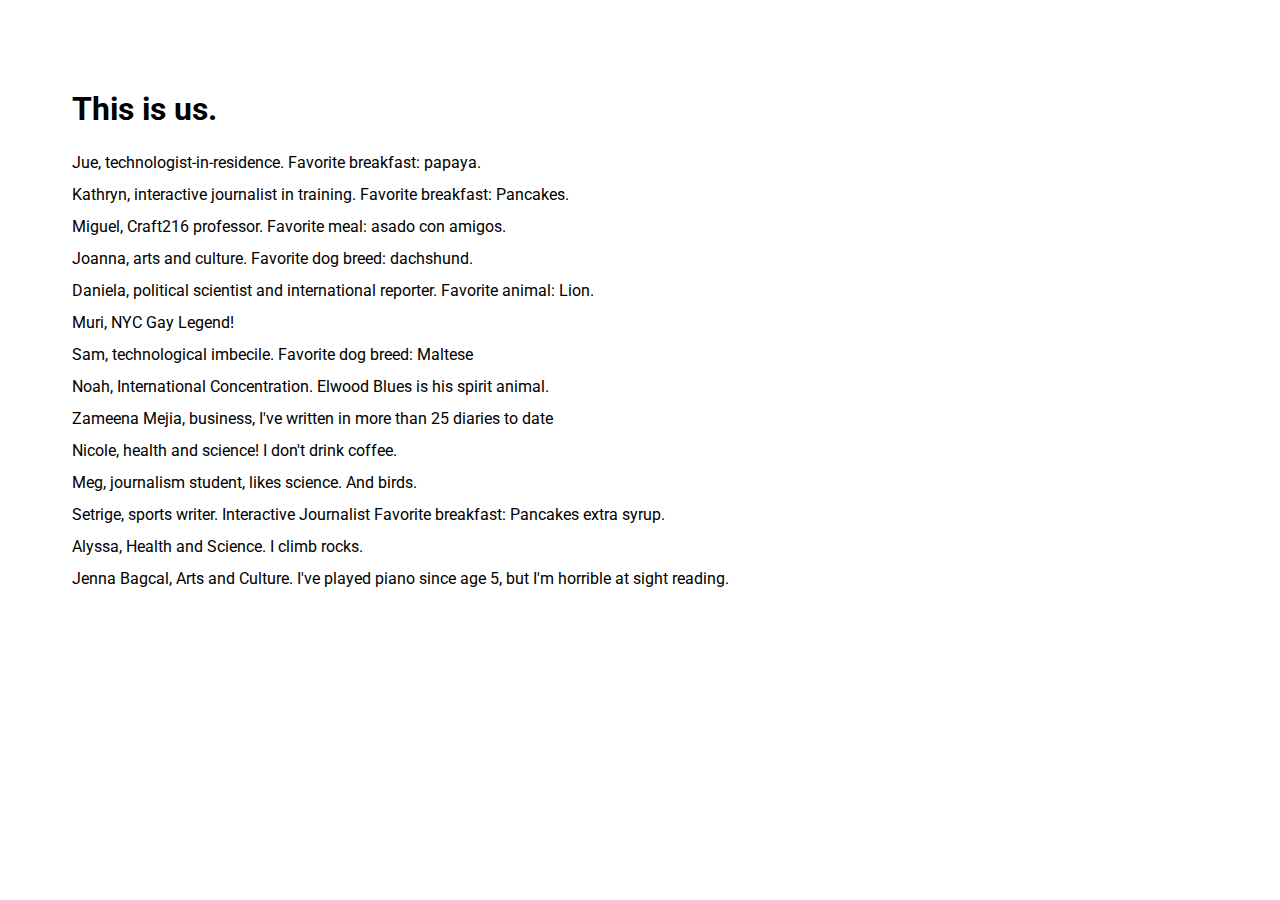
<file: index.html>
<!DOCTYPE html>
<html>
<head>
    <meta charset='UTF-8'/>
    <title>CUNY-J Interactive Craft Spring 2016</title>
    <link href='https://fonts.googleapis.com/css?family=Roboto:400,300,500,400italic' rel='stylesheet' type='text/css'/>
    <link href='css/site.css' rel='stylesheet' type='text/css'/>
</head>
<body>
  <section class='about'>
    <h1>This is us.</h1>
    <div class='person' id='jueyang'>
      Jue, technologist-in-residence. Favorite breakfast: papaya.
    </div>
    <div class='person' id='kathryncasteel'>
      Kathryn, interactive journalist in training. Favorite breakfast: Pancakes. </div>
    <div class='person' id='miguelpaz'>
      Miguel, Craft216 professor. Favorite meal: asado con amigos.
    </div>
    <div class='person' id='joannapurpich'>
      Joanna, arts and culture. Favorite dog breed: dachshund.
    </div>
    <div class='person' id='danielacastro'>
      Daniela, political scientist and international reporter. Favorite animal: Lion.
    </div>
    <div class='person' id='muri'>
      Muri, NYC Gay Legend!
    </div>
    <div class='person' id='samantha'>
      Sam, technological imbecile. Favorite dog breed: Maltese
    </div>
    <div class='person' id='noahcaldwell'>
      Noah, International Concentration. Elwood Blues is his spirit animal.
    </div>
    <div class='person' id='zameena-m'> Zameena Mejia, business, I've written in more than 25 diaries to date
    </div>
    <div class='person' id='nicolelewis'>
      Nicole, health and science! I don't drink coffee.
    </div>
    <div class='person' id='megcallaghan'>
      Meg, journalism student, likes science. And birds.
    </div>
    <div class='person' id='setrigecrawford'>
      Setrige, sports writer. Interactive Journalist Favorite breakfast: Pancakes extra syrup.
    </div>
    <div class='person' id='alyssapagano'>
      Alyssa, Health and Science. I climb rocks.
    </div>
    <div class= 'person' id='jennabagcal'> Jenna Bagcal, Arts and Culture. I've played piano since age 5, but I'm horrible at sight reading.
    </div>
  </section>
</body>
</html>
</file>
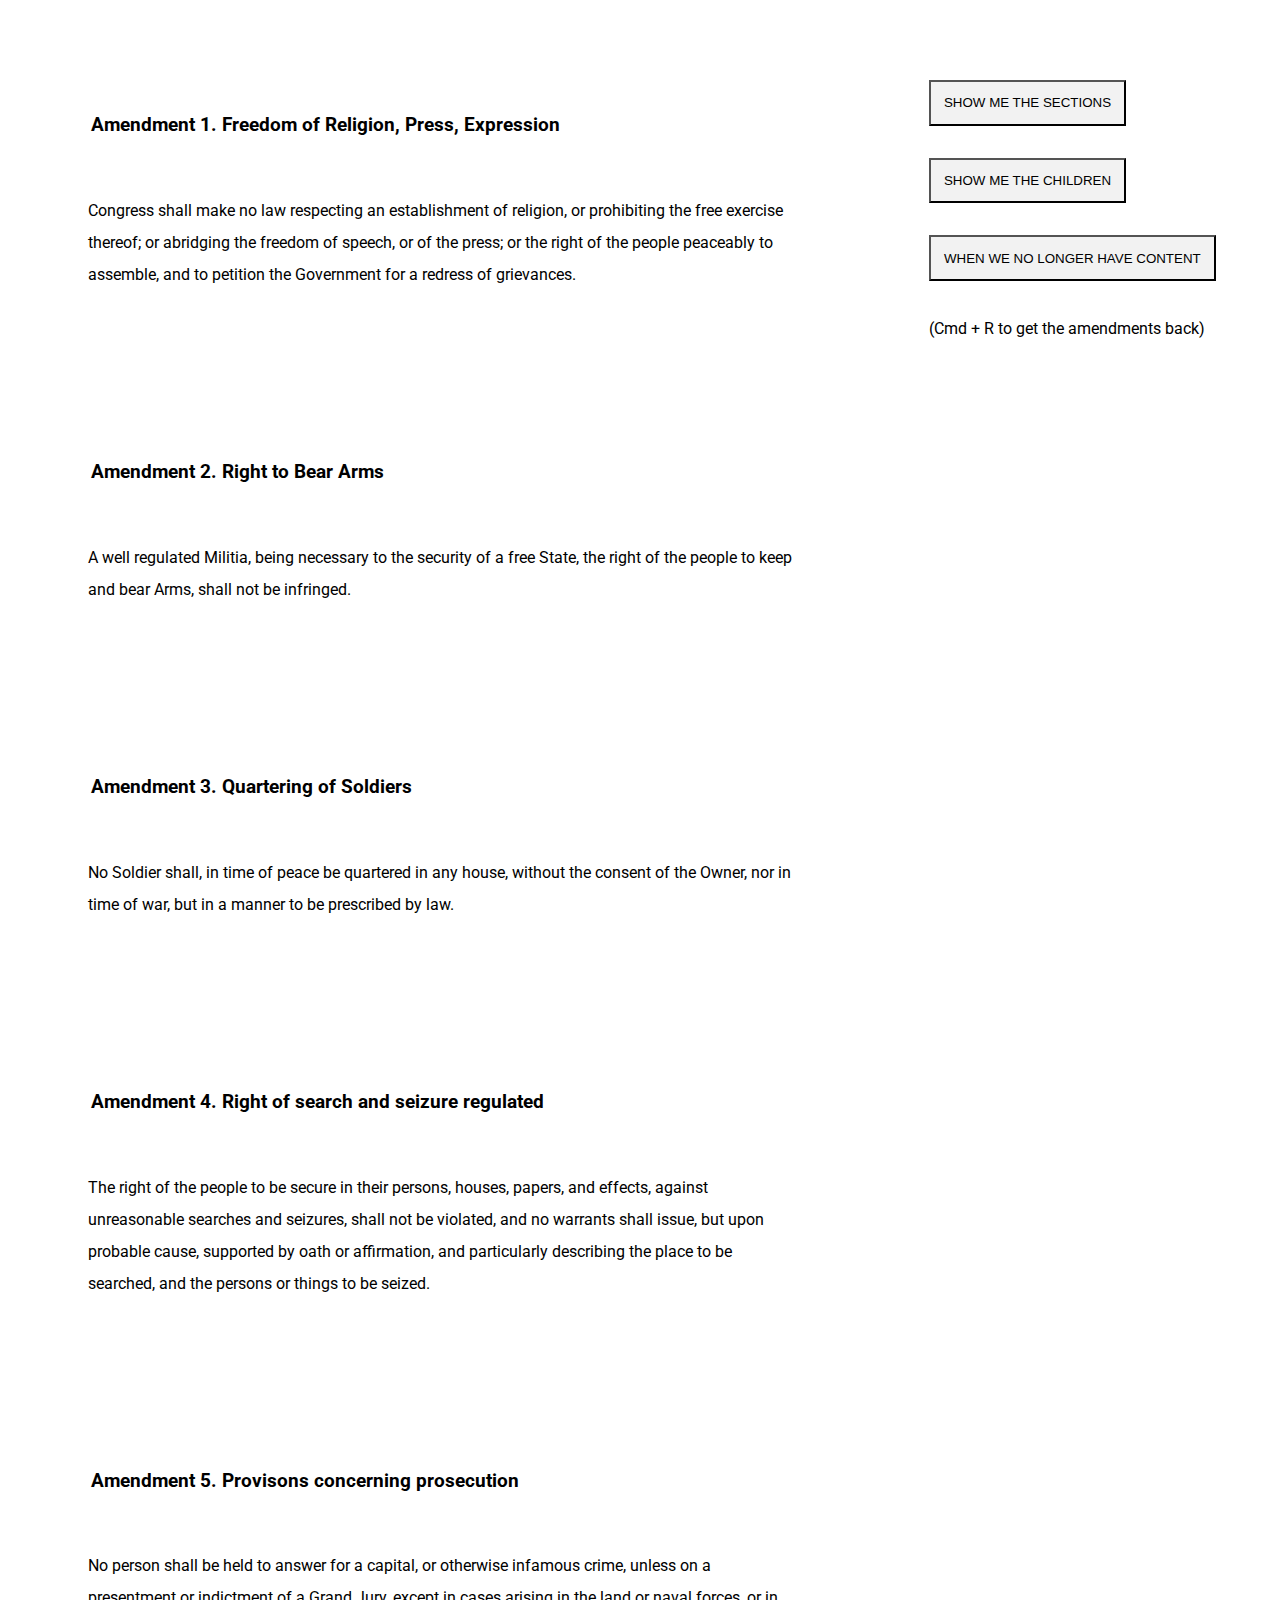
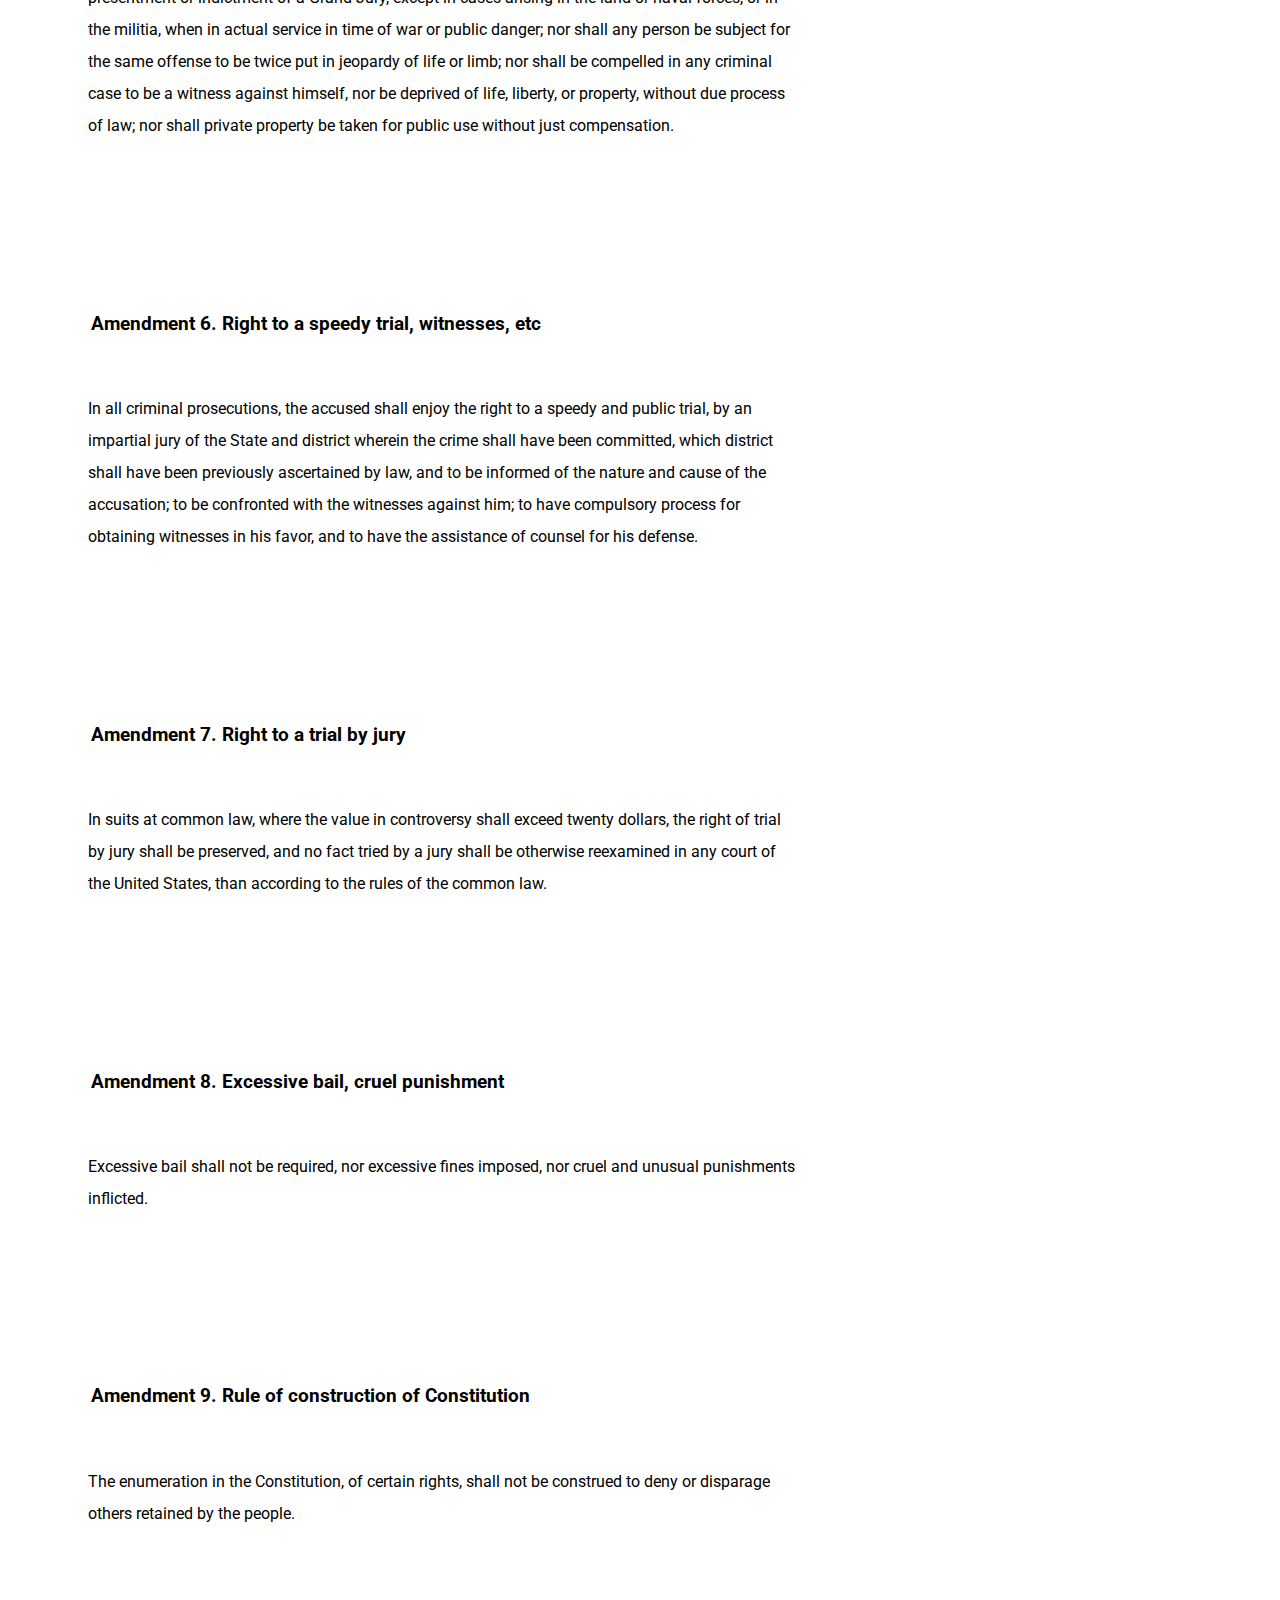
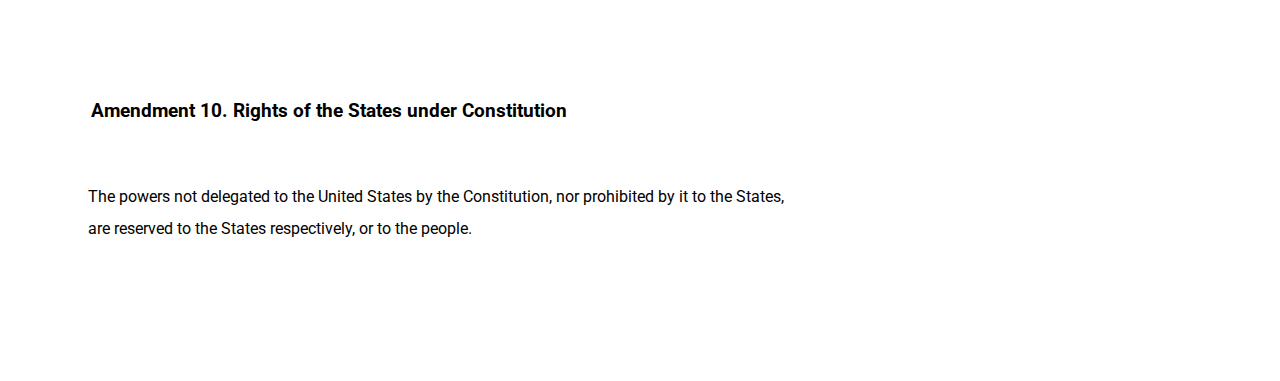
<file: illustrate/index.html>
<!DOCTYPE html>
<html>
<head>
  <meta charset='UTF-8'/>
  <title>CUNY-J Interactive Craft Spring 2016</title>
  <link href='https://fonts.googleapis.com/css?family=Roboto:400,300,500,400italic' rel='stylesheet' type='text/css'/>
  <link href='../css/site.css' rel='stylesheet' type='text/css'/>
</head>
<body>
  <section>
    <h3>Amendment 1. Freedom of Religion, Press, Expression</h3>
    <p>Congress shall make no law respecting an establishment of religion, or prohibiting the free exercise thereof; or abridging the freedom of speech, or of the press; or the right of the people peaceably to assemble, and to petition the Government for a redress of grievances.</p>
  </section>
  <section>
    <h3>Amendment 2. Right to Bear Arms</h3>
    <p>A well regulated Militia, being necessary to the security of a free State, the right of the people to keep and bear Arms, shall not be infringed.</p>
  </section>
  <section>
    <h3>Amendment 3. Quartering of Soldiers</h3>
    <p>No Soldier shall, in time of peace be quartered in any house, without the consent of the Owner, nor in time of war, but in a manner to be prescribed by law.</p>
  </section>
  <section>
    <h3>Amendment 4. Right of search and seizure regulated</h3>
    <p>The right of the people to be secure in their persons, houses, papers, and effects, against unreasonable searches and seizures, shall not be violated, and no warrants shall issue, but upon probable cause, supported by oath or affirmation, and particularly describing the place to be searched, and the persons or things to be seized.</p>
  </section>
  <section>
    <h3>Amendment 5. Provisons concerning prosecution</h3>
    <p>No person shall be held to answer for a capital, or otherwise infamous crime, unless on a presentment or indictment of a Grand Jury, except in cases arising in the land or naval forces, or in the militia, when in actual service in time of war or public danger; nor shall any person be subject for the same offense to be twice put in jeopardy of life or limb; nor shall be compelled in any criminal case to be a witness against himself, nor be deprived of life, liberty, or property, without due process of law; nor shall private property be taken for public use without just compensation.</p>
  </section>
  <section>
    <h3>Amendment 6. Right to a speedy trial, witnesses, etc</h3>
    <p>In all criminal prosecutions, the accused shall enjoy the right to a speedy and public trial, by an impartial jury of the State and district wherein the crime shall have been committed, which district shall have been previously ascertained by law, and to be informed of the nature and cause of the accusation; to be confronted with the witnesses against him; to have compulsory process for obtaining witnesses in his favor, and to have the assistance of counsel for his defense.</p>
  </section>
  <section>
    <h3>Amendment 7. Right to a trial by jury</h3>
    <p>In suits at common law, where the value in controversy shall exceed twenty dollars, the right of trial by jury shall be preserved, and no fact tried by a jury shall be otherwise reexamined in any court of the United States, than according to the rules of the common law.</p>
  </section>
  <section>
    <h3>Amendment 8. Excessive bail, cruel punishment</h3>
    <p>Excessive bail shall not be required, nor excessive fines imposed, nor cruel and unusual punishments inflicted.</p>
  </section>
  <section>
    <h3>Amendment 9. Rule of construction of Constitution</h3>
    <p>The enumeration in the Constitution, of certain rights, shall not be construed to deny or disparage others retained by the people.</p>
  </section>
  <section>
    <h3>Amendment 10. Rights of the States under Constitution</h3>
    <p>The powers not delegated to the United States by the Constitution, nor prohibited by it to the States, are reserved to the States respectively, or to the people.</p>
  </section>
  <ul class='actions'>
    <li><button onclick='showSection()'>show me the sections</button></li>
    <li><button onclick='showChildren()'>show me the children</button></li>
    <li><button onclick='clearText()'>when we no longer have content</button></li>
    <li>(Cmd + R to get the amendments back)</li>
  </ul>
  <script>
    var sections = document.getElementsByTagName('section');

    function makeArray(collection) {
      return Array.prototype.slice.call(collection);
    }

    function showTag(el) {
      var div = document.createElement('div'),
        text = document.createTextNode(el.tagName);
      div.className = 'tag';
      div.appendChild(text);

      return div
    }

    function showSection() {

      makeArray(sections).forEach(function(section, i){
        section.className = 'section-highlight';
      });

    }

    function showChildren() {

      makeArray(sections).forEach(function(section,i){
        var children = section.children;
        makeArray(children).forEach(function(child,i){
          child.appendChild(showTag(child));
          child.className = 'children-highlight'
        })
      });

    }

    function clearText() {
      var node,
        walk = document.createTreeWalker(
          document.body,
          NodeFilter.SHOW_ELEMENT,
          null,
          false
        );

      while (node = walk.nextNode()) {
        if (node.tagName === 'H3' || node.tagName === 'P' ){
          node.innerText = '';
        }
      }
    }
  </script>
</body>
</file>
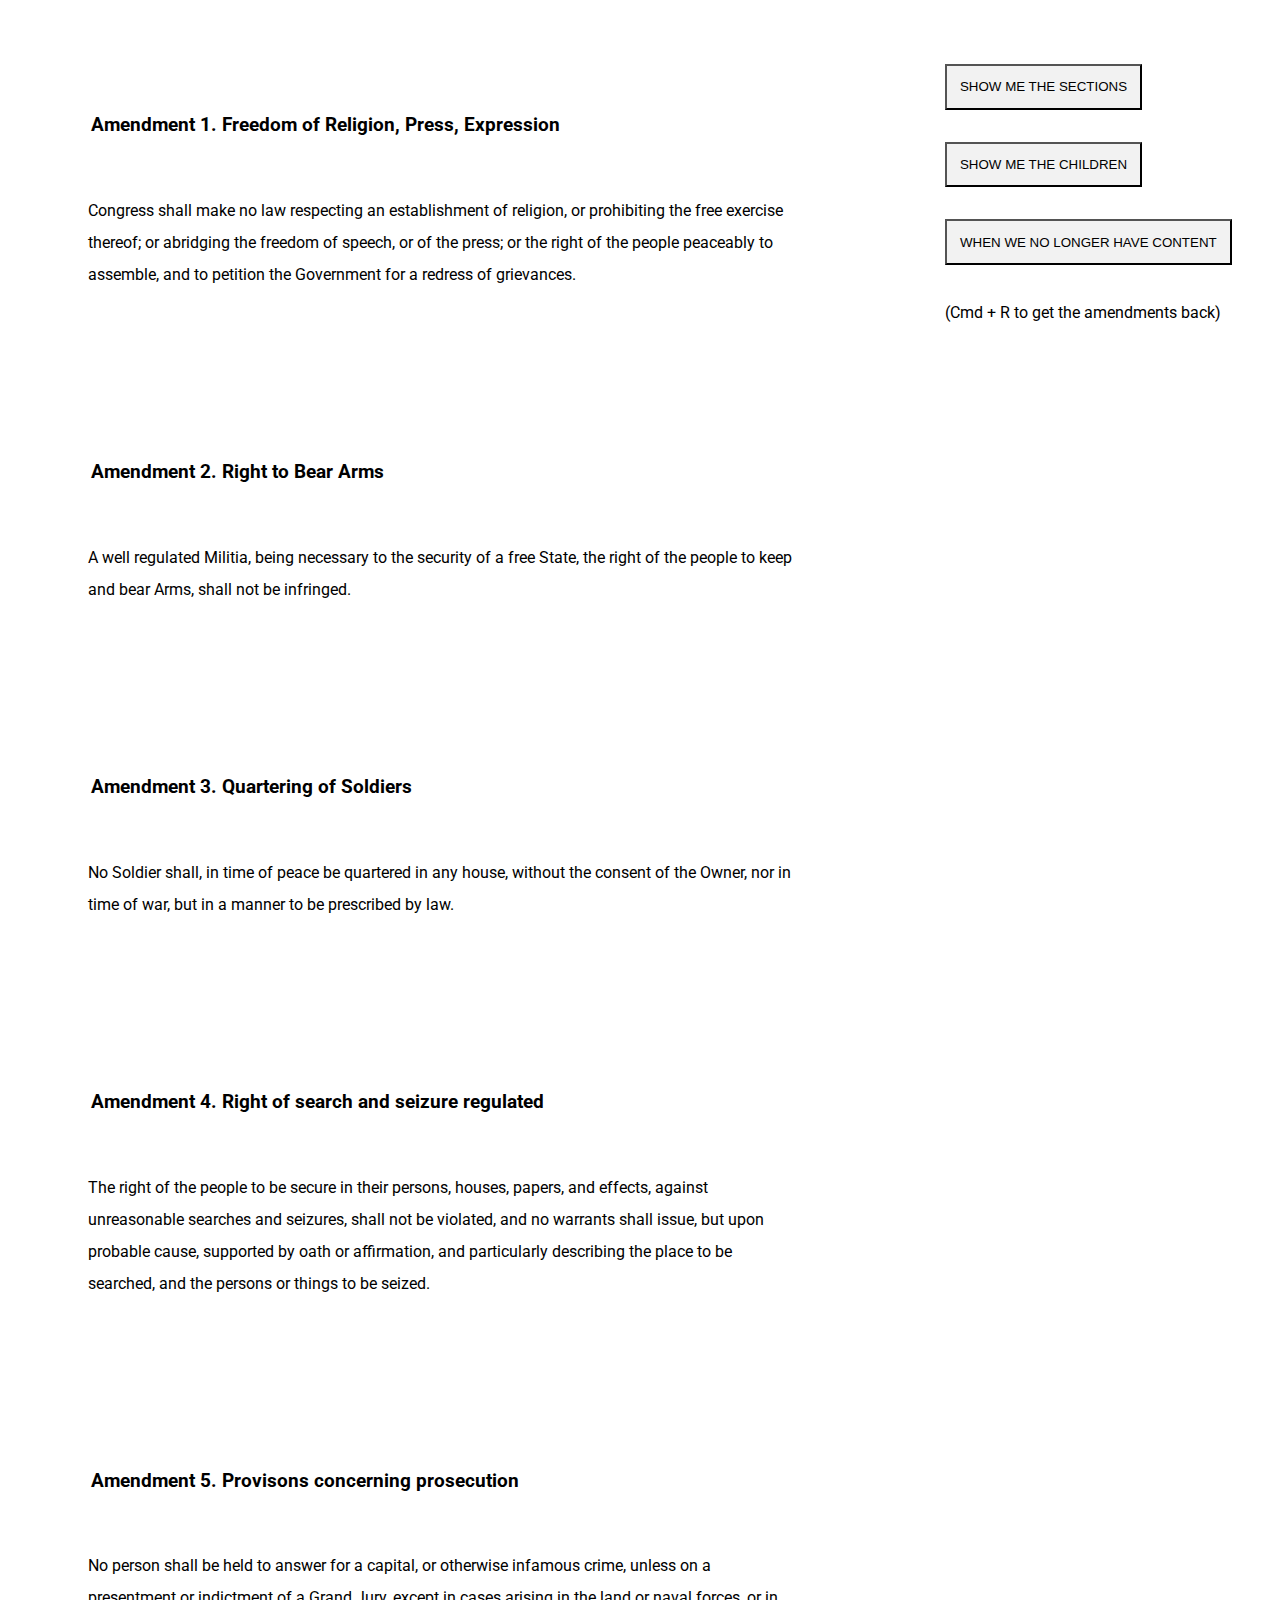
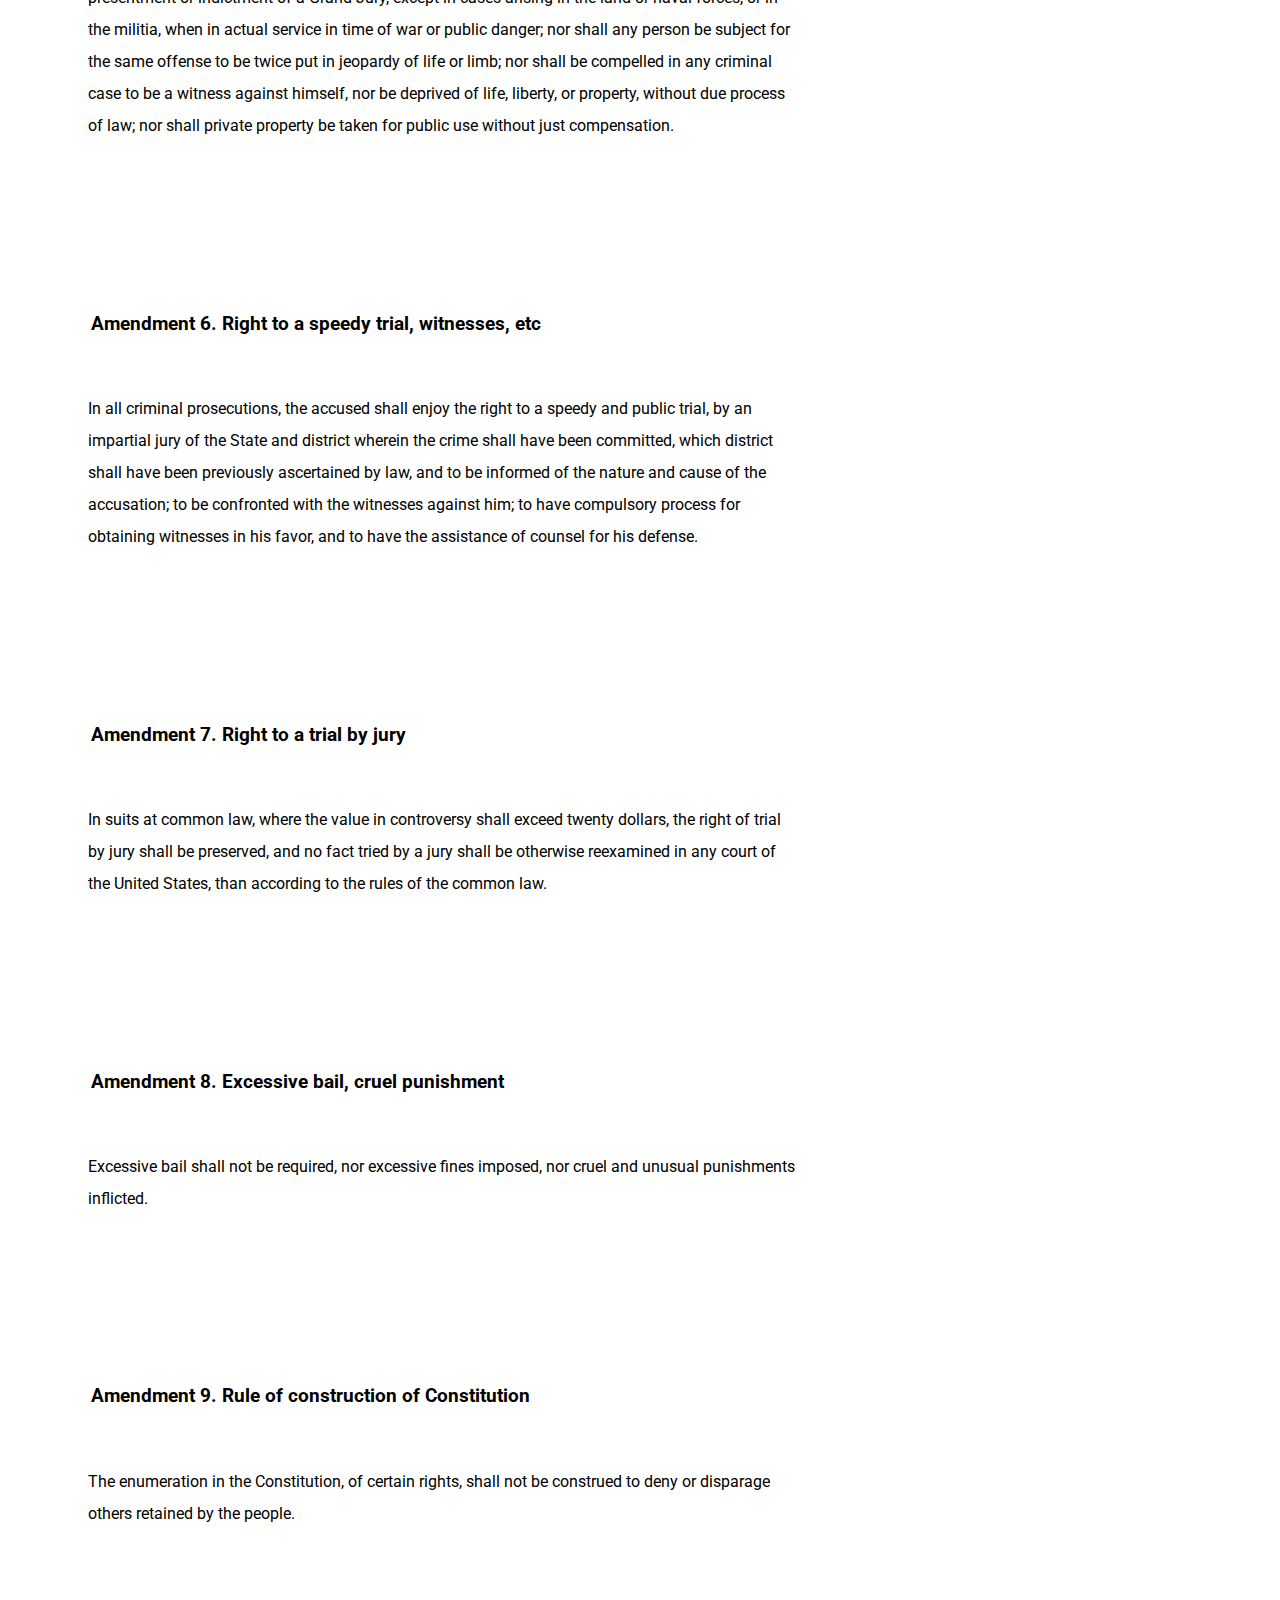
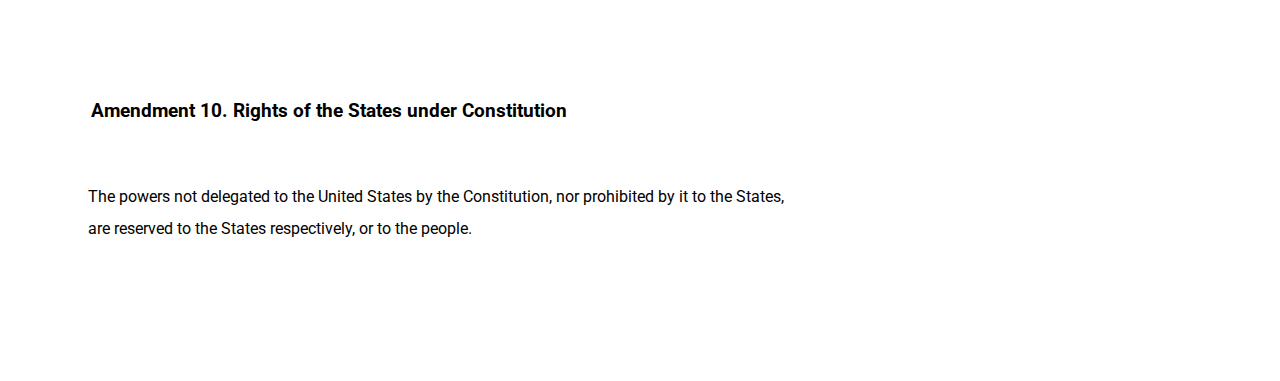
<file: illustrate.html>
<!DOCTYPE html>
<html>
<head>
	<meta charset='UTF-8'/>
	<title>CUNY-J Interactive Craft Spring 2016</title>
	<link href='https://fonts.googleapis.com/css?family=Roboto:400,300,500,400italic' rel='stylesheet' type='text/css'/>
	<link href='site.css' rel='stylesheet' type='text/css'/>
</head>
<body>
	<section>
		<h3>Amendment 1. Freedom of Religion, Press, Expression</h3>
		<p>Congress shall make no law respecting an establishment of religion, or prohibiting the free exercise thereof; or abridging the freedom of speech, or of the press; or the right of the people peaceably to assemble, and to petition the Government for a redress of grievances.</p>
	</section>
	<section>
		<h3>Amendment 2. Right to Bear Arms</h3>
		<p>A well regulated Militia, being necessary to the security of a free State, the right of the people to keep and bear Arms, shall not be infringed.</p>
	</section>
	<section>
		<h3>Amendment 3. Quartering of Soldiers</h3>
		<p>No Soldier shall, in time of peace be quartered in any house, without the consent of the Owner, nor in time of war, but in a manner to be prescribed by law.</p>
	</section>
	<section>
		<h3>Amendment 4. Right of search and seizure regulated</h3>
		<p>The right of the people to be secure in their persons, houses, papers, and effects, against unreasonable searches and seizures, shall not be violated, and no warrants shall issue, but upon probable cause, supported by oath or affirmation, and particularly describing the place to be searched, and the persons or things to be seized.</p>
	</section>
	<section>
		<h3>Amendment 5. Provisons concerning prosecution</h3>
		<p>No person shall be held to answer for a capital, or otherwise infamous crime, unless on a presentment or indictment of a Grand Jury, except in cases arising in the land or naval forces, or in the militia, when in actual service in time of war or public danger; nor shall any person be subject for the same offense to be twice put in jeopardy of life or limb; nor shall be compelled in any criminal case to be a witness against himself, nor be deprived of life, liberty, or property, without due process of law; nor shall private property be taken for public use without just compensation.</p>
	</section>
	<section>
		<h3>Amendment 6. Right to a speedy trial, witnesses, etc</h3>
		<p>In all criminal prosecutions, the accused shall enjoy the right to a speedy and public trial, by an impartial jury of the State and district wherein the crime shall have been committed, which district shall have been previously ascertained by law, and to be informed of the nature and cause of the accusation; to be confronted with the witnesses against him; to have compulsory process for obtaining witnesses in his favor, and to have the assistance of counsel for his defense.</p>
	</section>
	<section>
		<h3>Amendment 7. Right to a trial by jury</h3>
		<p>In suits at common law, where the value in controversy shall exceed twenty dollars, the right of trial by jury shall be preserved, and no fact tried by a jury shall be otherwise reexamined in any court of the United States, than according to the rules of the common law.</p>
	</section>
	<section>
		<h3>Amendment 8. Excessive bail, cruel punishment</h3>
		<p>Excessive bail shall not be required, nor excessive fines imposed, nor cruel and unusual punishments inflicted.</p>
	</section>
	<section>
		<h3>Amendment 9. Rule of construction of Constitution</h3>
		<p>The enumeration in the Constitution, of certain rights, shall not be construed to deny or disparage others retained by the people.</p>
	</section>
	<section>
		<h3>Amendment 10. Rights of the States under Constitution</h3>
		<p>The powers not delegated to the United States by the Constitution, nor prohibited by it to the States, are reserved to the States respectively, or to the people.</p>
	</section>
	<ul class='actions'>
		<li><button onclick='showSection()'>show me the sections</button></li>
		<li><button onclick='showChildren()'>show me the children</button></li>
		<li><button onclick='clearText()'>when we no longer have content</button></li>
		<li>(Cmd + R to get the amendments back)</li>
	</ul>
	<script>

		var sections = document.getElementsByTagName('section');

		function showTag(el){
			var div = document.createElement('div'),
				text = document.createTextNode(el.tagName);
			div.className = 'tag';
			div.appendChild(text);

			return div
		}

		function showSection(){

			for (i = 0; i<sections.length; i++){

				sections[i].className = 'section-highlight';

			}
		}

		function showChildren(){
			for (i = 0; i<sections.length; i++){

				var children = sections[i].children;

				for (j = 0;j < children.length; j++){
			
					children[j].appendChild(showTag(children[j]));
					children[j].className = 'children-highlight';
				}

			}

		}

		function clearText(){
			var node,
				walk = document.createTreeWalker(
					document.body,
					NodeFilter.SHOW_ELEMENT,
					null,
					false
				);

			while (node = walk.nextNode()) {
				if (node.tagName === 'H3' || node.tagName === 'P' ){
					node.innerText = '';
				}
			}
		}
	</script>
</body>
</file>
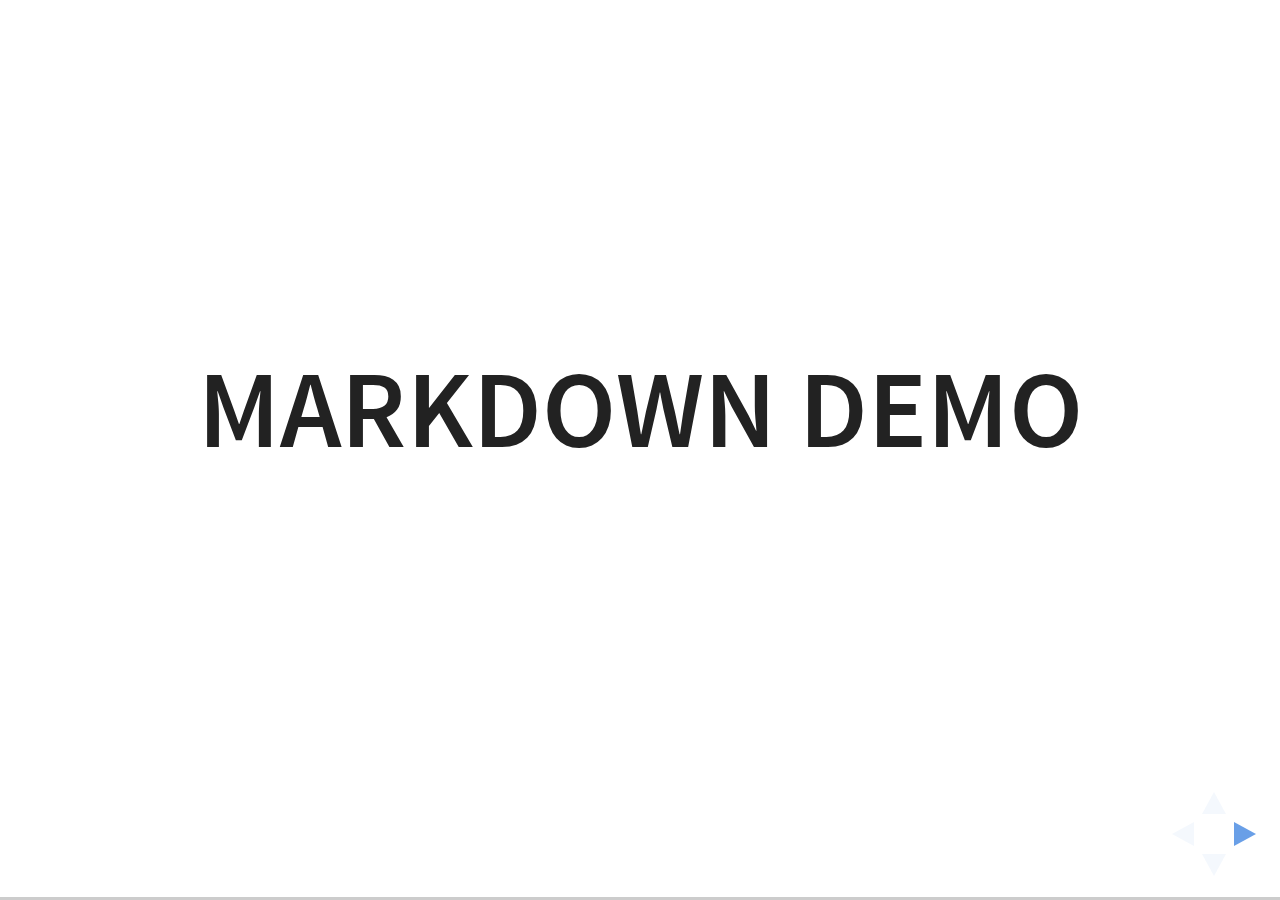
<file: presentations/plugin/markdown/example.html>
<!doctype html>
<html lang="en">

	<head>
		<meta charset="utf-8">

		<title>reveal.js - Markdown Demo</title>

		<link rel="stylesheet" href="../../css/reveal.css">
		<link rel="stylesheet" href="../../css/theme/white.css" id="theme">

        <link rel="stylesheet" href="../../lib/css/zenburn.css">
	</head>

	<body>

		<div class="reveal">

			<div class="slides">

                <!-- Use external markdown resource, separate slides by three newlines; vertical slides by two newlines -->
                <section data-markdown="example.md" data-separator="^\n\n\n" data-separator-vertical="^\n\n"></section>

                <!-- Slides are separated by three dashes (quick 'n dirty regular expression) -->
                <section data-markdown data-separator="---">
                    <script type="text/template">
                        ## Demo 1
                        Slide 1
                        ---
                        ## Demo 1
                        Slide 2
                        ---
                        ## Demo 1
                        Slide 3
                    </script>
                </section>

                <!-- Slides are separated by newline + three dashes + newline, vertical slides identical but two dashes -->
                <section data-markdown data-separator="^\n---\n$" data-separator-vertical="^\n--\n$">
                    <script type="text/template">
                        ## Demo 2
                        Slide 1.1

                        --

                        ## Demo 2
                        Slide 1.2

                        ---

                        ## Demo 2
                        Slide 2
                    </script>
                </section>

                <!-- No "extra" slides, since there are no separators defined (so they'll become horizontal rulers) -->
                <section data-markdown>
                    <script type="text/template">
                        A

                        ---

                        B

                        ---

                        C
                    </script>
                </section>

                <!-- Slide attributes -->
                <section data-markdown>
                    <script type="text/template">
                        <!-- .slide: data-background="#000000" -->
                        ## Slide attributes
                    </script>
                </section>

                <!-- Element attributes -->
                <section data-markdown>
                    <script type="text/template">
                        ## Element attributes
                        - Item 1 <!-- .element: class="fragment" data-fragment-index="2" -->
                        - Item 2 <!-- .element: class="fragment" data-fragment-index="1" -->
                    </script>
                </section>

                <!-- Code -->
                <section data-markdown>
                    <script type="text/template">
                        ```php
                        public function foo()
                        {
                            $foo = array(
                                'bar' => 'bar'
                            )
                        }
                        ```
                    </script>
                </section>

            </div>
		</div>

		<script src="../../lib/js/head.min.js"></script>
		<script src="../../js/reveal.js"></script>

		<script>

			Reveal.initialize({
				controls: true,
				progress: true,
				history: true,
				center: true,

				// Optional libraries used to extend on reveal.js
				dependencies: [
					{ src: '../../lib/js/classList.js', condition: function() { return !document.body.classList; } },
					{ src: 'marked.js', condition: function() { return !!document.querySelector( '[data-markdown]' ); } },
                    { src: 'markdown.js', condition: function() { return !!document.querySelector( '[data-markdown]' ); } },
                    { src: '../highlight/highlight.js', async: true, callback: function() { hljs.initHighlightingOnLoad(); } },
					{ src: '../notes/notes.js' }
				]
			});

		</script>

	</body>
</html>
</file>
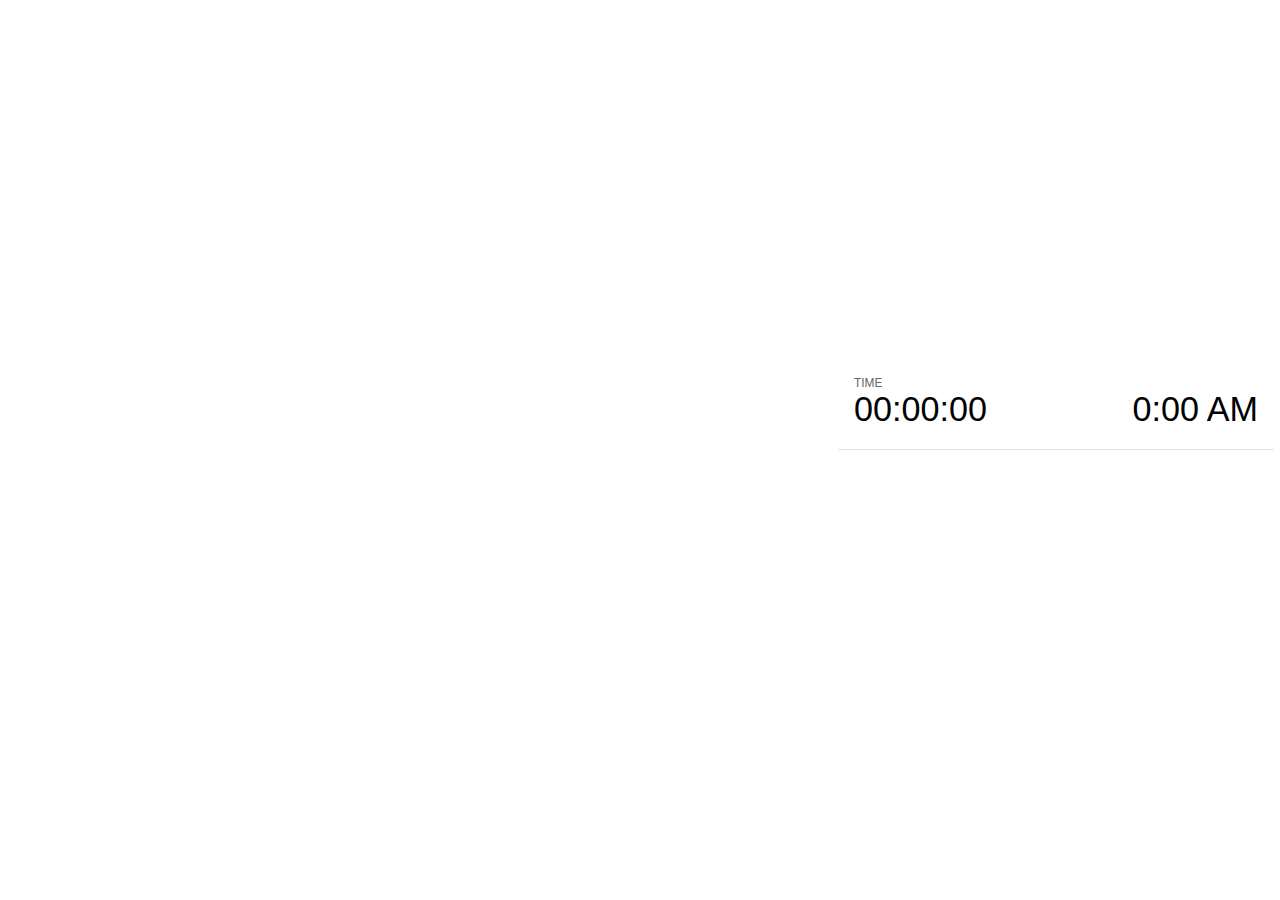
<file: presentations/plugin/notes/notes.html>
<!doctype html>
<html lang="en">
	<head>
		<meta charset="utf-8">

		<title>reveal.js - Slide Notes</title>

		<style>
			body {
				font-family: Helvetica;
			}

			#current-slide,
			#upcoming-slide,
			#speaker-controls {
				padding: 6px;
				box-sizing: border-box;
				-moz-box-sizing: border-box;
			}

			#current-slide iframe,
			#upcoming-slide iframe {
				width: 100%;
				height: 100%;
				border: 1px solid #ddd;
			}

			#current-slide .label,
			#upcoming-slide .label {
				position: absolute;
				top: 10px;
				left: 10px;
				font-weight: bold;
				font-size: 14px;
				z-index: 2;
				color: rgba( 255, 255, 255, 0.9 );
			}

			#current-slide {
				position: absolute;
				width: 65%;
				height: 100%;
				top: 0;
				left: 0;
				padding-right: 0;
			}

			#upcoming-slide {
				position: absolute;
				width: 35%;
				height: 40%;
				right: 0;
				top: 0;
			}

			#speaker-controls {
				position: absolute;
				top: 40%;
				right: 0;
				width: 35%;
				height: 60%;
				overflow: auto;

				font-size: 18px;
			}

				.speaker-controls-time.hidden,
				.speaker-controls-notes.hidden {
					display: none;
				}

				.speaker-controls-time .label,
				.speaker-controls-notes .label {
					text-transform: uppercase;
					font-weight: normal;
					font-size: 0.66em;
					color: #666;
					margin: 0;
				}

				.speaker-controls-time {
					border-bottom: 1px solid rgba( 200, 200, 200, 0.5 );
					margin-bottom: 10px;
					padding: 10px 16px;
					padding-bottom: 20px;
					cursor: pointer;
				}

				.speaker-controls-time .reset-button {
					opacity: 0;
					float: right;
					color: #666;
					text-decoration: none;
				}
				.speaker-controls-time:hover .reset-button {
					opacity: 1;
				}

				.speaker-controls-time .timer,
				.speaker-controls-time .clock {
					width: 50%;
					font-size: 1.9em;
				}

				.speaker-controls-time .timer {
					float: left;
				}

				.speaker-controls-time .clock {
					float: right;
					text-align: right;
				}

				.speaker-controls-time span.mute {
					color: #bbb;
				}

				.speaker-controls-notes {
					padding: 10px 16px;
				}

				.speaker-controls-notes .value {
					margin-top: 5px;
					line-height: 1.4;
					font-size: 1.2em;
				}

			.clear {
				clear: both;
			}

			@media screen and (max-width: 1080px) {
				#speaker-controls {
					font-size: 16px;
				}
			}

			@media screen and (max-width: 900px) {
				#speaker-controls {
					font-size: 14px;
				}
			}

			@media screen and (max-width: 800px) {
				#speaker-controls {
					font-size: 12px;
				}
			}

		</style>
	</head>

	<body>

		<div id="current-slide"></div>
		<div id="upcoming-slide"><span class="label">UPCOMING:</span></div>
		<div id="speaker-controls">
			<div class="speaker-controls-time">
				<h4 class="label">Time <span class="reset-button">Click to Reset</span></h4>
				<div class="clock">
					<span class="clock-value">0:00 AM</span>
				</div>
				<div class="timer">
					<span class="hours-value">00</span><span class="minutes-value">:00</span><span class="seconds-value">:00</span>
				</div>
				<div class="clear"></div>
			</div>

			<div class="speaker-controls-notes hidden">
				<h4 class="label">Notes</h4>
				<div class="value"></div>
			</div>
		</div>

		<script src="../../plugin/markdown/marked.js"></script>
		<script>

			(function() {

				var notes,
					notesValue,
					currentState,
					currentSlide,
					upcomingSlide,
					connected = false;

				window.addEventListener( 'message', function( event ) {

					var data = JSON.parse( event.data );

					// Messages sent by the notes plugin inside of the main window
					if( data && data.namespace === 'reveal-notes' ) {
						if( data.type === 'connect' ) {
							handleConnectMessage( data );
						}
						else if( data.type === 'state' ) {
							handleStateMessage( data );
						}
					}
					// Messages sent by the reveal.js inside of the current slide preview
					else if( data && data.namespace === 'reveal' ) {
						if( /ready/.test( data.eventName ) ) {
							// Send a message back to notify that the handshake is complete
							window.opener.postMessage( JSON.stringify({ namespace: 'reveal-notes', type: 'connected'} ), '*' );
						}
						else if( /slidechanged|fragmentshown|fragmenthidden|overviewshown|overviewhidden|paused|resumed/.test( data.eventName ) && currentState !== JSON.stringify( data.state ) ) {
							window.opener.postMessage( JSON.stringify({ method: 'setState', args: [ data.state ]} ), '*' );
						}
					}

				} );

				/**
				 * Called when the main window is trying to establish a
				 * connection.
				 */
				function handleConnectMessage( data ) {

					if( connected === false ) {
						connected = true;

						setupIframes( data );
						setupKeyboard();
						setupNotes();
						setupTimer();
					}

				}

				/**
				 * Called when the main window sends an updated state.
				 */
				function handleStateMessage( data ) {

					// Store the most recently set state to avoid circular loops
					// applying the same state
					currentState = JSON.stringify( data.state );

					// No need for updating the notes in case of fragment changes
					if ( data.notes ) {
						notes.classList.remove( 'hidden' );
						notesValue.style.whiteSpace = data.whitespace;
						if( data.markdown ) {
							notesValue.innerHTML = marked( data.notes );
						}
						else {
							notesValue.innerHTML = data.notes;
						}
					}
					else {
						notes.classList.add( 'hidden' );
					}

					// Update the note slides
					currentSlide.contentWindow.postMessage( JSON.stringify({ method: 'setState', args: [ data.state ] }), '*' );
					upcomingSlide.contentWindow.postMessage( JSON.stringify({ method: 'setState', args: [ data.state ] }), '*' );
					upcomingSlide.contentWindow.postMessage( JSON.stringify({ method: 'next' }), '*' );

				}

				// Limit to max one state update per X ms
				handleStateMessage = debounce( handleStateMessage, 200 );

				/**
				 * Forward keyboard events to the current slide window.
				 * This enables keyboard events to work even if focus
				 * isn't set on the current slide iframe.
				 */
				function setupKeyboard() {

					document.addEventListener( 'keydown', function( event ) {
						currentSlide.contentWindow.postMessage( JSON.stringify({ method: 'triggerKey', args: [ event.keyCode ] }), '*' );
					} );

				}

				/**
				 * Creates the preview iframes.
				 */
				function setupIframes( data ) {

					var params = [
						'receiver',
						'progress=false',
						'history=false',
						'transition=none',
						'autoSlide=0',
						'backgroundTransition=none'
					].join( '&' );

					var hash = '#/' + data.state.indexh + '/' + data.state.indexv;
					var currentURL = data.url + '?' + params + '&postMessageEvents=true' + hash;
					var upcomingURL = data.url + '?' + params + '&controls=false' + hash;

					currentSlide = document.createElement( 'iframe' );
					currentSlide.setAttribute( 'width', 1280 );
					currentSlide.setAttribute( 'height', 1024 );
					currentSlide.setAttribute( 'src', currentURL );
					document.querySelector( '#current-slide' ).appendChild( currentSlide );

					upcomingSlide = document.createElement( 'iframe' );
					upcomingSlide.setAttribute( 'width', 640 );
					upcomingSlide.setAttribute( 'height', 512 );
					upcomingSlide.setAttribute( 'src', upcomingURL );
					document.querySelector( '#upcoming-slide' ).appendChild( upcomingSlide );

				}

				/**
				 * Setup the notes UI.
				 */
				function setupNotes() {

					notes = document.querySelector( '.speaker-controls-notes' );
					notesValue = document.querySelector( '.speaker-controls-notes .value' );

				}

				/**
				 * Create the timer and clock and start updating them
				 * at an interval.
				 */
				function setupTimer() {

					var start = new Date(),
						timeEl = document.querySelector( '.speaker-controls-time' ),
						clockEl = timeEl.querySelector( '.clock-value' ),
						hoursEl = timeEl.querySelector( '.hours-value' ),
						minutesEl = timeEl.querySelector( '.minutes-value' ),
						secondsEl = timeEl.querySelector( '.seconds-value' );

					function _updateTimer() {

						var diff, hours, minutes, seconds,
							now = new Date();

						diff = now.getTime() - start.getTime();
						hours = Math.floor( diff / ( 1000 * 60 * 60 ) );
						minutes = Math.floor( ( diff / ( 1000 * 60 ) ) % 60 );
						seconds = Math.floor( ( diff / 1000 ) % 60 );

						clockEl.innerHTML = now.toLocaleTimeString( 'en-US', { hour12: true, hour: '2-digit', minute:'2-digit' } );
						hoursEl.innerHTML = zeroPadInteger( hours );
						hoursEl.className = hours > 0 ? '' : 'mute';
						minutesEl.innerHTML = ':' + zeroPadInteger( minutes );
						minutesEl.className = minutes > 0 ? '' : 'mute';
						secondsEl.innerHTML = ':' + zeroPadInteger( seconds );

					}

					// Update once directly
					_updateTimer();

					// Then update every second
					setInterval( _updateTimer, 1000 );

					timeEl.addEventListener( 'click', function() {
						start = new Date();
						_updateTimer();
						return false;
					} );

				}

				function zeroPadInteger( num ) {

					var str = '00' + parseInt( num );
					return str.substring( str.length - 2 );

				}

				/**
				 * Limits the frequency at which a function can be called.
				 */
				function debounce( fn, ms ) {

					var lastTime = 0,
						timeout;

					return function() {

						var args = arguments;
						var context = this;

						clearTimeout( timeout );

						var timeSinceLastCall = Date.now() - lastTime;
						if( timeSinceLastCall > ms ) {
							fn.apply( context, args );
							lastTime = Date.now();
						}
						else {
							timeout = setTimeout( function() {
								fn.apply( context, args );
								lastTime = Date.now();
							}, ms - timeSinceLastCall );
						}

					}

				}

			})();

		</script>
	</body>
</html>
</file>
<file: css/site.css>
html {
  box-sizing: border-box;
}
*, *:before, *:after {
  box-sizing: inherit;
}

body {
	font: 1em/2em 'Roboto', sans-serif;
	padding:2em;
}

h3,p,li {
	padding:1em;
}

ul {
	list-style:none;
}

section {
	padding:2em;
	margin-bottom:2em;
	max-width:67%;
}

button {
	cursor: pointer;
	background:#f2f2f2;
	padding:1em;
	text-transform: uppercase;
}

.tag {
	position:absolute;
	left:65%;
	padding:0 0.2em;
	margin-top:-1.5em;
}

.actions {
	position:absolute;
	padding:3em;
	top:0;
	right:0;
}

.section-highlight {
	background-color:#F9DEA0;
}

.children-highlight {
	background-color:#F9BA3A;
}
</file>
<file: site.css>
html {
  box-sizing: border-box;
}
*, *:before, *:after {
  box-sizing: inherit;
}

body {
	font: 1em/2em 'Roboto', sans-serif;
	padding:2em;
}

h3,p,li {
	padding:1em;
}

ul {
	list-style:none;
}

section {
	padding:2em;
	margin-bottom:2em;
	max-width:67%;
}

button {
	cursor: pointer;
	background:#f2f2f2;
	padding:1em;
	text-transform: uppercase;
}

.tag {
	position:absolute;
	left:65%;
	padding:0 0.2em;
	margin-top:-1.5em;
}

.actions {
	position:absolute;
	padding:2em;
	top:0;
	right:0;
}

.section-highlight {
	background-color:#F9DEA0;
}

.children-highlight {
	background-color:#F9BA3A;
}
</file>
<file: presentations/css/theme/white.css>
/**
 * White theme for reveal.js. This is the opposite of the 'black' theme.
 *
 * By Hakim El Hattab, http://hakim.se
 */
@import url(../../lib/font/source-sans-pro/source-sans-pro.css);
section.has-dark-background, section.has-dark-background h1, section.has-dark-background h2, section.has-dark-background h3, section.has-dark-background h4, section.has-dark-background h5, section.has-dark-background h6 {
  color: #fff; }

/*********************************************
 * GLOBAL STYLES
 *********************************************/
body {
  background: #fff;
  background-color: #fff; }

.reveal {
  font-family: "Source Sans Pro", Helvetica, sans-serif;
  font-size: 38px;
  font-weight: normal;
  color: #222; }

::selection {
  color: #fff;
  background: #98bdef;
  text-shadow: none; }

.reveal .slides > section,
.reveal .slides > section > section {
  line-height: 1.3;
  font-weight: inherit; }

/*********************************************
 * HEADERS
 *********************************************/
.reveal h1,
.reveal h2,
.reveal h3,
.reveal h4,
.reveal h5,
.reveal h6 {
  margin: 0 0 20px 0;
  color: #222;
  font-family: "Source Sans Pro", Helvetica, sans-serif;
  font-weight: 600;
  line-height: 1.2;
  letter-spacing: normal;
  text-transform: uppercase;
  text-shadow: none;
  word-wrap: break-word; }

.reveal h1 {
  font-size: 2.5em; }

.reveal h2 {
  font-size: 1.6em; }

.reveal h3 {
  font-size: 1.3em; }

.reveal h4 {
  font-size: 1em; }

.reveal h1 {
  text-shadow: none; }

/*********************************************
 * OTHER
 *********************************************/
.reveal p {
  margin: 20px 0;
  line-height: 1.3; }

/* Ensure certain elements are never larger than the slide itself */
.reveal img,
.reveal video,
.reveal iframe {
  max-width: 95%;
  max-height: 95%; }

.reveal strong,
.reveal b {
  font-weight: bold; }

.reveal em {
  font-style: italic; }

.reveal ol,
.reveal dl,
.reveal ul {
  display: inline-block;
  text-align: left;
  margin: 0 0 0 1em; }

.reveal ol {
  list-style-type: decimal; }

.reveal ul {
  list-style-type: disc; }

.reveal ul ul {
  list-style-type: square; }

.reveal ul ul ul {
  list-style-type: circle; }

.reveal ul ul,
.reveal ul ol,
.reveal ol ol,
.reveal ol ul {
  display: block;
  margin-left: 40px; }

.reveal dt {
  font-weight: bold; }

.reveal dd {
  margin-left: 40px; }

.reveal q,
.reveal blockquote {
  quotes: none; }

.reveal blockquote {
  display: block;
  position: relative;
  width: 70%;
  margin: 20px auto;
  padding: 5px;
  font-style: italic;
  background: rgba(255, 255, 255, 0.05);
  box-shadow: 0px 0px 2px rgba(0, 0, 0, 0.2); }

.reveal blockquote p:first-child,
.reveal blockquote p:last-child {
  display: inline-block; }

.reveal q {
  font-style: italic; }

.reveal pre {
  display: block;
  position: relative;
  width: 90%;
  margin: 20px auto;
  text-align: left;
  font-size: 0.55em;
  font-family: monospace;
  line-height: 1.2em;
  word-wrap: break-word;
  box-shadow: 0px 0px 6px rgba(0, 0, 0, 0.3); }

.reveal code {
  font-family: monospace; }

.reveal pre code {
  display: block;
  padding: 5px;
  overflow: auto;
  max-height: 400px;
  word-wrap: normal; }

.reveal table {
  margin: auto;
  border-collapse: collapse;
  border-spacing: 0; }

.reveal table th {
  font-weight: bold; }

.reveal table th,
.reveal table td {
  text-align: left;
  padding: 0.2em 0.5em 0.2em 0.5em;
  border-bottom: 1px solid; }

.reveal table th[align="center"],
.reveal table td[align="center"] {
  text-align: center; }

.reveal table th[align="right"],
.reveal table td[align="right"] {
  text-align: right; }

.reveal table tr:last-child td {
  border-bottom: none; }

.reveal sup {
  vertical-align: super; }

.reveal sub {
  vertical-align: sub; }

.reveal small {
  display: inline-block;
  font-size: 0.6em;
  line-height: 1.2em;
  vertical-align: top; }

.reveal small * {
  vertical-align: top; }

/*********************************************
 * LINKS
 *********************************************/
.reveal a {
  color: #2a76dd;
  text-decoration: none;
  -webkit-transition: color 0.15s ease;
  -moz-transition: color 0.15s ease;
  transition: color 0.15s ease; }

.reveal a:hover {
  color: #6ca0e8;
  text-shadow: none;
  border: none; }

.reveal .roll span:after {
  color: #fff;
  background: #1a53a1; }

/*********************************************
 * IMAGES
 *********************************************/
.reveal section img {
  margin: 15px 0px;
  background: rgba(255, 255, 255, 0.12);
  border: 4px solid #222;
  box-shadow: 0 0 10px rgba(0, 0, 0, 0.15); }

.reveal section img.plain {
  border: 0;
  box-shadow: none; }

.reveal a img {
  -webkit-transition: all 0.15s linear;
  -moz-transition: all 0.15s linear;
  transition: all 0.15s linear; }

.reveal a:hover img {
  background: rgba(255, 255, 255, 0.2);
  border-color: #2a76dd;
  box-shadow: 0 0 20px rgba(0, 0, 0, 0.55); }

/*********************************************
 * NAVIGATION CONTROLS
 *********************************************/
.reveal .controls .navigate-left,
.reveal .controls .navigate-left.enabled {
  border-right-color: #2a76dd; }

.reveal .controls .navigate-right,
.reveal .controls .navigate-right.enabled {
  border-left-color: #2a76dd; }

.reveal .controls .navigate-up,
.reveal .controls .navigate-up.enabled {
  border-bottom-color: #2a76dd; }

.reveal .controls .navigate-down,
.reveal .controls .navigate-down.enabled {
  border-top-color: #2a76dd; }

.reveal .controls .navigate-left.enabled:hover {
  border-right-color: #6ca0e8; }

.reveal .controls .navigate-right.enabled:hover {
  border-left-color: #6ca0e8; }

.reveal .controls .navigate-up.enabled:hover {
  border-bottom-color: #6ca0e8; }

.reveal .controls .navigate-down.enabled:hover {
  border-top-color: #6ca0e8; }

/*********************************************
 * PROGRESS BAR
 *********************************************/
.reveal .progress {
  background: rgba(0, 0, 0, 0.2); }

.reveal .progress span {
  background: #2a76dd;
  -webkit-transition: width 800ms cubic-bezier(0.26, 0.86, 0.44, 0.985);
  -moz-transition: width 800ms cubic-bezier(0.26, 0.86, 0.44, 0.985);
  transition: width 800ms cubic-bezier(0.26, 0.86, 0.44, 0.985); }
</file>
<file: presentations/lib/css/zenburn.css>
/*
Zenburn style from voldmar.ru (c) Vladimir Epifanov <voldmar@voldmar.ru>
based on dark.css by Ivan Sagalaev
*/

.hljs {
  display: block;
  overflow-x: auto;
  padding: 0.5em;
  background: #3f3f3f;
  color: #dcdcdc;
  -webkit-text-size-adjust: none;
}

.hljs-keyword,
.hljs-tag,
.css .hljs-class,
.css .hljs-id,
.lisp .hljs-title,
.nginx .hljs-title,
.hljs-request,
.hljs-status,
.clojure .hljs-attribute {
  color: #e3ceab;
}

.django .hljs-template_tag,
.django .hljs-variable,
.django .hljs-filter .hljs-argument {
  color: #dcdcdc;
}

.hljs-number,
.hljs-date {
  color: #8cd0d3;
}

.dos .hljs-envvar,
.dos .hljs-stream,
.hljs-variable,
.apache .hljs-sqbracket,
.hljs-name {
  color: #efdcbc;
}

.dos .hljs-flow,
.diff .hljs-change,
.python .exception,
.python .hljs-built_in,
.hljs-literal,
.tex .hljs-special {
  color: #efefaf;
}

.diff .hljs-chunk,
.hljs-subst {
  color: #8f8f8f;
}

.dos .hljs-keyword,
.hljs-decorator,
.hljs-title,
.hljs-type,
.diff .hljs-header,
.ruby .hljs-class .hljs-parent,
.apache .hljs-tag,
.nginx .hljs-built_in,
.tex .hljs-command,
.hljs-prompt {
  color: #efef8f;
}

.dos .hljs-winutils,
.ruby .hljs-symbol,
.ruby .hljs-symbol .hljs-string,
.ruby .hljs-string {
  color: #dca3a3;
}

.diff .hljs-deletion,
.hljs-string,
.hljs-tag .hljs-value,
.hljs-preprocessor,
.hljs-pragma,
.hljs-built_in,
.smalltalk .hljs-class,
.smalltalk .hljs-localvars,
.smalltalk .hljs-array,
.css .hljs-rule .hljs-value,
.hljs-attr_selector,
.hljs-pseudo,
.apache .hljs-cbracket,
.tex .hljs-formula,
.coffeescript .hljs-attribute {
  color: #cc9393;
}

.hljs-shebang,
.diff .hljs-addition,
.hljs-comment,
.hljs-annotation,
.hljs-pi,
.hljs-doctype {
  color: #7f9f7f;
}

.coffeescript .javascript,
.javascript .xml,
.tex .hljs-formula,
.xml .javascript,
.xml .vbscript,
.xml .css,
.xml .hljs-cdata {
  opacity: 0.5;
}
</file>
